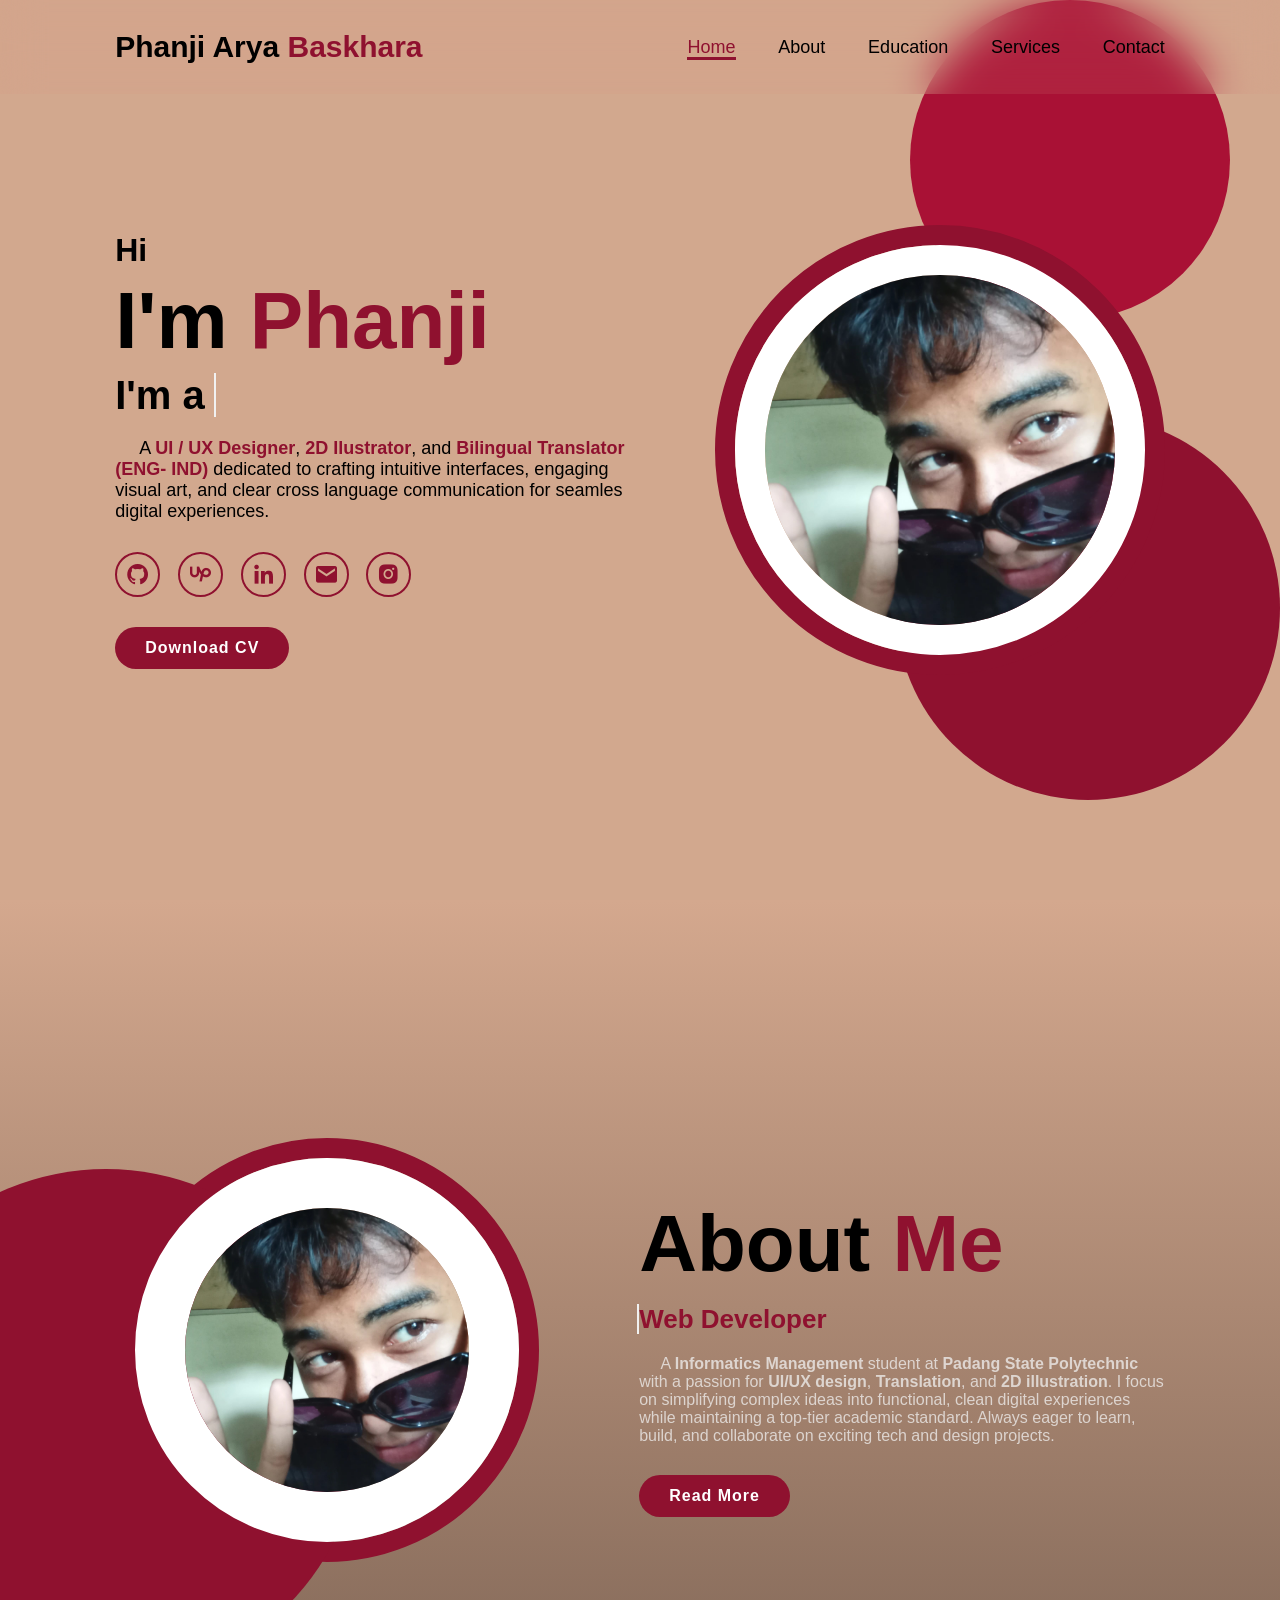
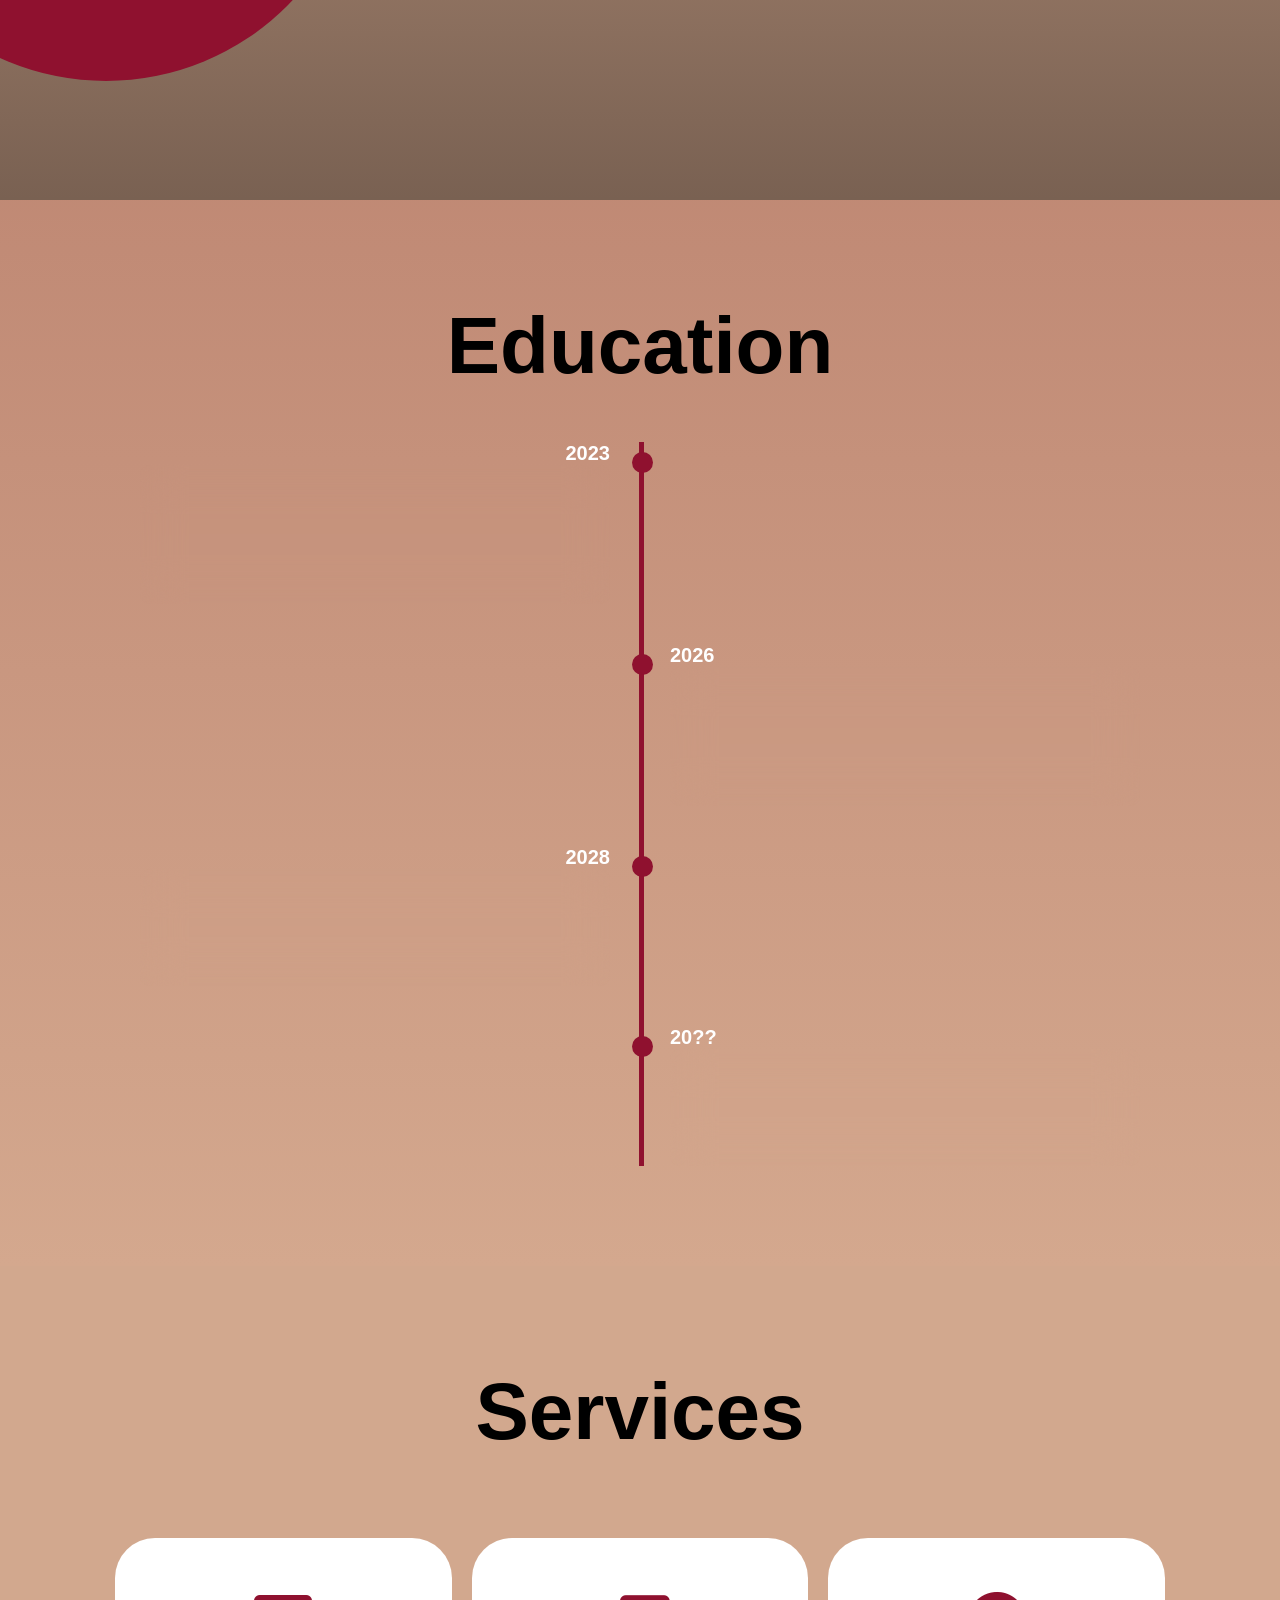
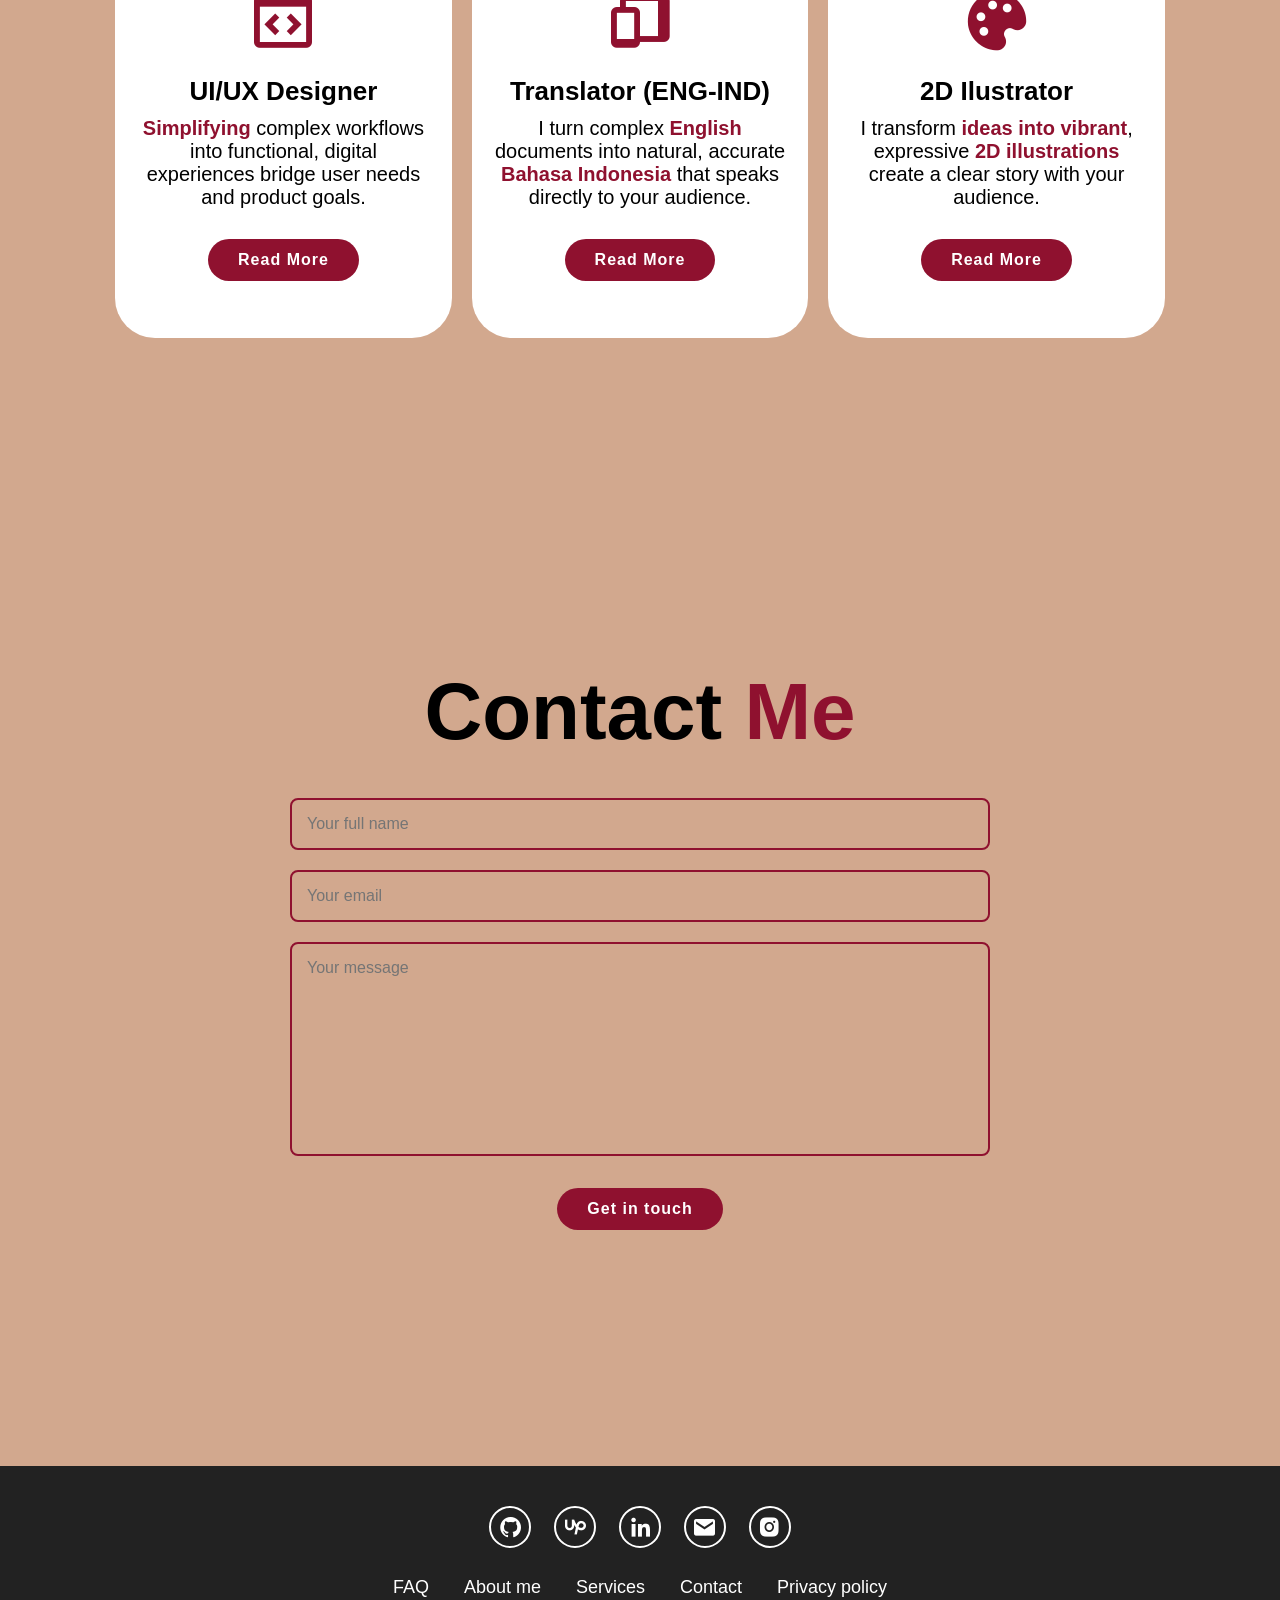
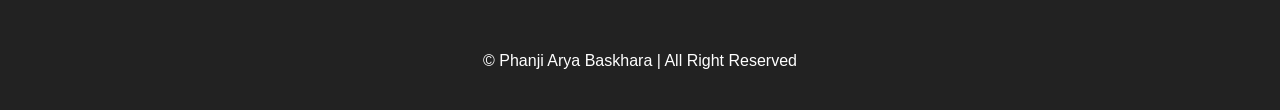
<file: index.html>
<!DOCTYPE html>
<html lang="en">

<head>
    <meta charset="UTF-8">
    <meta name="viewport" content="width=device-width, initial-scale=1.0">
    <title>brosilomilo</title>
    <link rel="stylesheet" href="style.css">
    <link href='https://unpkg.com/boxicons@2.1.4/css/boxicons.min.css' rel='stylesheet'>
    <link rel="icon" type="image/png" href="assets/pict/webicon.png">
</head>

<body>

    <!-- HEADER START -->
    <header class="header">
        <a href="#home" class="logo">
            Phanji Arya <span class="namalu">Baskhara</span>
        </a>

        <i class='bx bx-menu' id="menu-icon"></i>

        <nav class="navbar">
            <a href="#home" class="active">Home</a>
            <a href="#about">About</a>
            <a href="#education">Education</a>
            <a href="#services">Services</a>
            <a href="#contact">Contact</a>
        </nav>
    </header>
    <!-- HEADER END -->

    <!-- ============================================= -->

    <!-- HOME START -->
    <section class="home" id="home">
        <div class="home-circle-1"></div>
        <div class="home-circle-2"></div>

        <div class="home-content">
            <h3>Hi</h3>
            <h1>I'm <span>Phanji</span></h1>
            <h3 class="text-animation">I'm a <span></span></h3>
            <p>&nbsp;&nbsp;&nbsp;&nbsp;&nbsp;A <span class="bold">UI / UX Designer</span>, <span class="bold">2D
                    Ilustrator</span>, and <span class="bold">Bilingual Translator (ENG- IND)</span> dedicated to
                crafting intuitive interfaces, engaging visual art, and clear cross language communication for seamles
                digital experiences.</p>

            <div class="social-icons">
                <a href="https://github.com/brosilomilo"><i class='bx bxl-github'></i></a>
                <a href="https://www.upwork.com/freelancers/~01bf50e841dba14cef"><i class='bx bxl-upwork'></i></a>
                <a href="https://www.linkedin.com/in/phanji-arya-baskhara-020354438 "><i
                        class='bx bxl-linkedin'></i></a>
                <a href="mailto:panjiaryab@gmail.com"><i class='bx bxs-envelope'></i></a>
                <a href="https://www.instagram.com/themcallme.panji"><i class='bx bxl-instagram-alt'></i></a>
            </div>

            <a href="CV.html" class="btn">Download CV</a>
        </div>
        <div class="home-img">
            <img src="assets/pict/pan.jpeg" alt="">
        </div>
    </section>
    <!-- HOME END -->

    <!-- ============================================= -->

    <!-- ABOUT START -->
    <section class="about" id="about">

        <div class="about-circle"></div>

        <div class="about-img">
            <img src="assets/pict/pan.jpeg" alt="">
        </div>

        <div class="about-content">
            <h2 class="heading">About <span>Me</span></h2>
            <h3 class="text-animation"><span></span></h3>
            <p><span class="white-text">&nbsp;&nbsp;&nbsp;&nbsp;&nbsp;A <spaan class="bold">Informatics Management</spaan> student at <spaan class="bold">Padang State Polytechnic</spaan> with a passion for <spaan class="bold">UI/UX design</spaan>, <spaan class="bold">Translation</spaan>, and <spaan class="bold">2D illustration</spaan>. I focus on simplifying complex ideas into functional, clean digital experiences while maintaining a top-tier academic standard. Always eager to learn, build, and collaborate on exciting tech and design projects.</span></p>
            <a href="#" class="btn">Read More</a>
        </div>

    </section>
    <!-- ABOUT END -->

    <!-- TIMELINE SECTION START -->

    <section class="timeline-section" id="education">
        <h2 class="heading">Education</h2>
        <div class="timeline-items">

            <div class="timeline-item">
                <div class="timeline-dot"></div>
                <div class="timeline-date">2023</div>
                <div class="timeline-content">
                    <h3>High School</h3>
                    <p>I was a student at <spaan class="bold">SMAN 1 PANTAI CERMIN</spaan>, graduated in 2026,gaining a lot of experience along the way</p>
                </div>
            </div>

            <div class="timeline-item">
                <div class="timeline-dot"></div>
                <div class="timeline-date">2026</div>
                <div class="timeline-content">
                    <h3>University</h3>
                    <p>First-year student at <spaan class="bold"></spaan> focusing on software development fundamentals, database design, and UI/UX basics.</p>
                </div>
            </div>

            <div class="timeline-item">
                <div class="timeline-dot"></div>
                <div class="timeline-date">2028</div>
                <div class="timeline-content">
                    <h3>Internship</h3>
                    <p><spaan class="bold">Coming soon</spaan></p>
                </div>
            </div>

            <div class="timeline-item">
                <div class="timeline-dot"></div>
                <div class="timeline-date">20??</div>
                <div class="timeline-content">
                    <h3>Job 1</h3>
                    <p><spaan class="bold">Coming soon</spaan></p>
                </div>
            </div>

        </div>


    </section>

    <!-- TIMELINE SECTION END -->


    <!-- SERVICE SECTION START -->
    <section class="services" id="services">

        <h2 class="heading">Services</h2>
        
        <div class="services-container">

            <div class="services-box">
                <i class="bx bx-code-block"></i>
                <h3>UI/UX Designer</h3>
                <p><span class="bold">Simplifying</span> complex workflows into functional, digital experiences bridge user needs and product goals.</p>
                <a href="#" class="btn">Read More</a>
            </div>

            <div class="services-box">
                <i class="bx bxs-devices"></i>
                <h3>Translator (ENG-IND)</h3>
                <p>I turn complex <span class="bold">English</span> documents into natural, accurate <span class="bold">Bahasa Indonesia</span> that speaks directly to your audience.</p>
                <a href="#" class="btn">Read More</a>
            </div>

            
            <div class="services-box">
            <i class="bx bxs-palette"></i>
                <h3>2D Ilustrator</h3>
                <p>I transform <span class="bold">ideas into vibrant</span>, expressive <span class="bold">2D illustrations</span> create a clear story with your audience.</p>
                <a href="#" class="btn">Read More</a>
            </div>

        </div>

    </section>
    <!-- SERVICE SECTION END -->

    <!-- CONTACT SECTION START -->
    <section class="contact" id="contact">
        <h2 class="heading">Contact <span>Me</span></h2>
        <form action="https://api.web3forms.com/submit" method="post">
            <div class="input-inbox">
                <input type="hidden" name="access_key" value="664ddd16-7f5d-4560-9810-f36dfad1b9b0">
                <input type="text" name="name" required placeholder="Your full name">
                <input type="email" name="email" required placeholder="Your email">
            </div>

            <textarea name="message" required id="" cols="30" rows="10" placeholder="Your message"></textarea>
            <input type="submit" value="Get in touch" class="btn">

        </form>
    </section>
    <!-- CONTACT SECTION END -->

    <footer class="footer">
        <div class="social">
            <a href="https://github.com/brosilomilo"><i class='bx bxl-github'></i></a>
            <a href="https://www.upwork.com/freelancers/~01bf50e841dba14cef"><i class='bx bxl-upwork'></i></a>
                <a href="https://www.linkedin.com/in/phanji-arya-baskhara-020354438 "><i
                        class='bx bxl-linkedin'></i></a>
                <a href="mailto:panjiaryab@gmail.com"><i class='bx bxs-envelope'></i></a>
                <a href="https://www.instagram.com/themcallme.panji"><i class='bx bxl-instagram-alt'></i></a>
        </div>
        <ul class="list">
            <li>
                <a href="#">FAQ</a>
            </li>
            <li>
                <a href="#about">About me</a>
            </li>
            <li>
                <a href="#services">Services</a>
            </li>
            <li>
                <a href="#conttact">Contact</a>
            </li>
            <li>
                <a href="#">Privacy policy</a>
            </li>
        </ul>

        <p class="copyright">
            © Phanji Arya Baskhara | All Right Reserved
        </p>

    </footer> 

    <script src="script.js"></script>

</body>

</html>
</file>
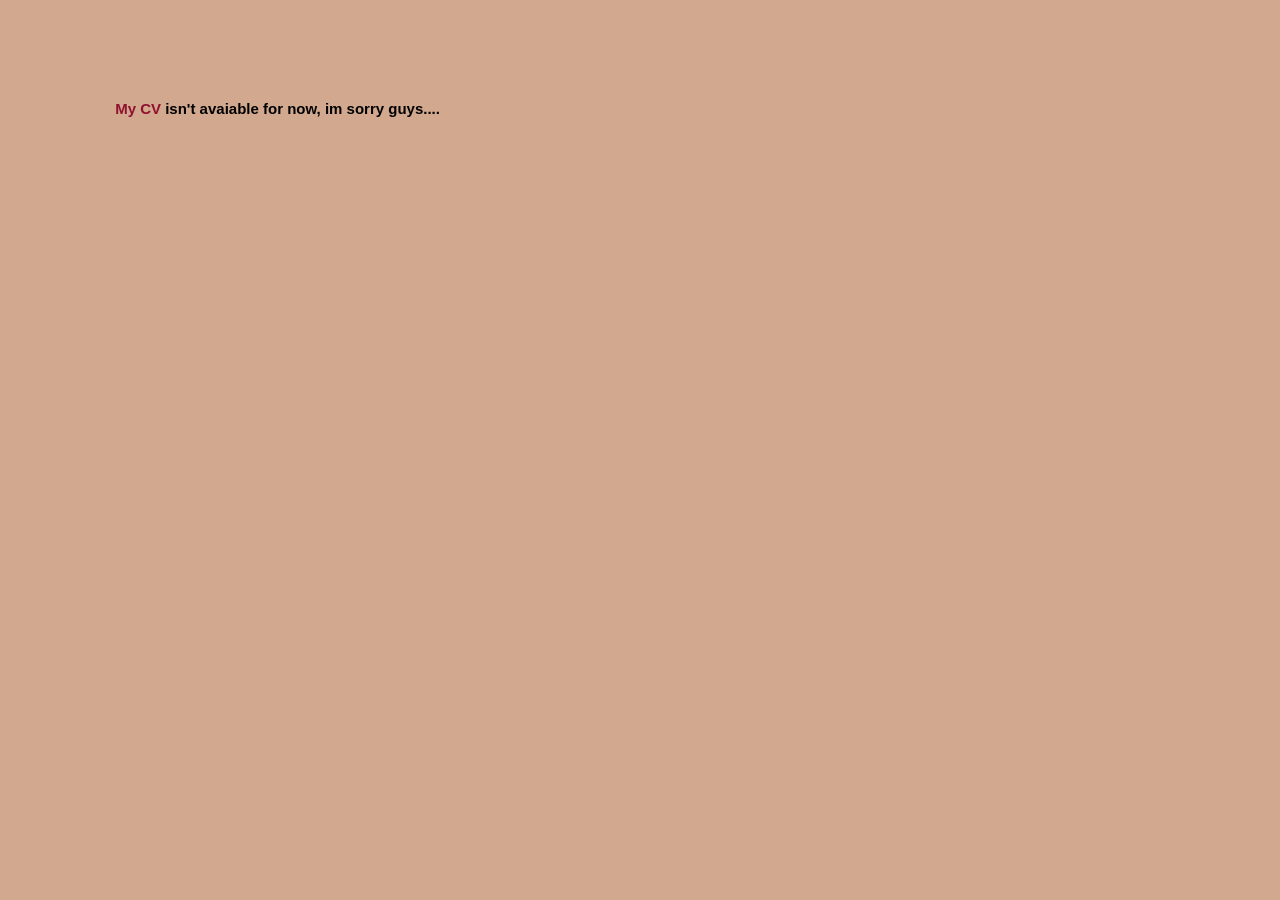
<file: CV.html>
<!DOCTYPE html>
<html lang="en">
<head>
    <meta charset="UTF-8">
    <meta name="viewport" content="width=device-width, initial-scale=1.0">
    <title>Phanji Arya Baskhara,s CV</title>
    <link rel="stylesheet" href="style.css">
    <link href='https://unpkg.com/boxicons@2.1.4/css/boxicons.min.css' rel='stylesheet'>
</head>
<body>
    <section>
        <div>
            <h1><span>My CV</span> isn't avaiable for now, im sorry guys....</h1>
        </div>
    </section>
</body>
</html>
</file>
<file: style.css>
* {
    margin: 0;
    padding: 0;
    box-sizing: border-box;
    text-decoration: none;
    border: none;
    outline: none;
    scroll-behavior: smooth;
    font-family: "Poopins", sans-serif;
}

:root {
    --bg-color: #d2a88e;
    --second-bg-color: #cda48a;
    --text-color: #black;
    --main-color: #8f112f;
    --add-color: #322c2c;
}

html {
    font-size: 62.5%;
    overflow-x: hidden;
}

body {
    background: var(--bg-color);
    color: var(--text-color);
}

.header {
    position: fixed;
    top: 0;
    left: 0;
    width: 100%;
    padding: 3rem 9%;
    background: rgba(215, 145, 129, 0.139);
    backdrop-filter: blur(20px);
    display: flex;
    align-items: center;
    justify-content: space-between;
    z-index: 100;
}

.logo {
    font-size: 3rem;
    color: var(--text-color);
    font-weight: 800;
    cursor: pointer;
    transition: 0.3 ease;
}


.logo:hover {
    transform: scale(1.1);
}

span {
    color: var(--main-color);
}

.navbar a {
    font-size: 1.8rem;
    color: black;
    margin-left: 4rem;
    transition: 0.3s ease;
    border-bottom: 3px solid transparent;
}

.navbar a:hover,
.navbar a.active {
    color: var(--main-color);
    border-bottom: 3px solid var(--main-color);
}

#menu-icon {
    font-size: 3.6rem;
    color: var(--main-color);
    display: none;
}

section {
    min-height: 100vh;
    padding: 10rem 9% 10rem;
}

.home {
    display: flex;
    justify-content: center;
    align-items: center;
    gap: 8rem;
}

.home-circle-1 {
    position: absolute;
    background-color: var(--main-color);
    border-radius: 50%;
    height: 30vw;
    width: 30vw;
    bottom: 10rem;
    right: 0;
    z-index: -1;
}

.home-circle-2 {
    position: absolute;
    background-color: #a91135;
    border-radius: 50%;
    height: 25vw;
    width: 25vw;
    margin: 0 auto;
    top: 0;
    right: 50px;
    z-index: -1;
}

.home-content h3 {
    font-size: 3.2rem;
    font-weight: 700;
}

.home-content h3:nth-of-type(2) {
    margin-bottom: 2rem;
    font-size: 4rem;
}

.home-content h1 {
    font-size: 8rem;
    font-weight: 700;
    line-height: 1.3;
}

.home-img {
    display: grid;
    place-items: center;
    border-radius: 50%;
    border: 20px solid var(--main-color);
}

.home-img img {
    position: relative;
    background: white;
    border: 30px solid rgb(255, 255, 255);
    width: 32vw;
    border-radius: 50%;
    cursor: pointer;
}

.bold {
    font-weight: bold;
}

.home-content p {
    font-size: 1.8rem;
    font-weight: 500;
    max-width: 650px;
}

.social-icons a {
    display: inline-flex;
    justify-content: center;
    align-items: center;
    width: 4.5rem;
    height: 4.5rem;
    background: transparent;
    font-size: 2.5rem;
    border: 0.2rem solid var(--main-color);
    border-radius: 50%;
    color: var(--main-color);
    margin: 3rem 1.5rem 3rem 0;
    transition: 0.3s ease;
}

.social-icons a:hover {
    color: white;
    transform: scale(1.3)translateY(-5px);
    background-color: var(--main-color);
}

.btn {
    display: inline-block;
    padding: 1rem 2.8rem;
    background: var(--main-color);
    border-radius: 4rem;
    font-size: 1.6rem;
    color: white;
    border: 2px solid transparent;
    letter-spacing: 0.1rem;
    font-weight: 600;
    transition: 0.3 ease;
    cursor: pointer;
}

.btn:hover {
    transform: scale(1.05);
    background: var(--bg-color);
    color: var(--main-color);
    border: 2px solid var(--main-color);
}

.text-animation {
    font-size: 34px;
    font-weight: 600;
    min-width: 280px;
}

.text-animation span {
    position: relative;
}

.text-animation span::before {
    content: 'Web Developer';
    color: var(--main-color);
    animation: words 20s infinite;
}

.text-animation span::after {
    content: '';
    background-color: var(--bg-color);
    position: absolute;
    width: calc(100% + 8px);
    height: 100%;
    border-left: 2px solid #f1f1f1;
    right: -8px;
    animation: cursor 0.6s infinite, typing 20s steps(14) infinite;
}

@keyframes cursor {
    to {
        border-left: 2px solid var(--main-color);
    }
}

@keyframes words {

    0%,
    20% {
        content: '2D Ilustrator';
    }

    21%,
    40% {
        content: 'UI / UX Designer';
    }

    41%,
    60% {
        content: 'Translator ENG IND';
    }

    61%,
    80% {
        content: 'UI / UX Designer';
    }

    81%,
    100% {
        content: 'Translator ENG IND';
    }
}

@keyframes typing {

    10%,
    15%,
    30%,
    35%,
    50%,
    55%,
    70%,
    75%,
    90%,
    95% {
        width: 0;
    }

    5%,
    20%,
    25%,
    40%,
    45%,
    60%,
    65%,
    80%,
    85% {
        width: calc(100% + 8px);
    }
}

.about {
    display: flex;
    align-items: center;
    justify-content: center;
    gap: 10rem;
    background: var(--second-bg-color);
    background: linear-gradient(to bottom, rgb(212, 168, 142), rgba(0, 0, 0, 0.422)), url(https://i.pinimg.com/736x/37/92/c1/3792c10fc5742c0f79e479e4283535b1.jpg);
    background-size: contain;
    background-position: center;
}

.about-circle {
    position: absolute;
    left: -150px;
    margin-top: 15rem;
    height: 40vw;
    width: 40vw;
    border-radius: 50%;
    background-color: var(--main-color);
}

.about-img {
    display: grid;
    place-items: center;
    border-radius: 50%;
    border: 20px solid var(--main-color);
}

.about-img img {
    position: relative;
    border: 50px solid white;
    width: 30vw;
    border-radius: 50%;
    cursor: pointer;
}

.heading {
    text-align: center;
    font-size: 8rem;
}

.about-content h2 {
    text-align: left;
    line-height: 1.5;
}

.about-content h3 {
    font-size: 2.6rem;
}

.about-content p {
    font-size: 1.6rem;
    margin: 2rem 0 3rem;
}

.about-content .text-animation span::before {
    content: 'Web Developer';
    color: var(--main-color);
    animation: words 20s infinite;
}

.about-content .text-animation span::after {
    content: '';
    background-color: transparent;
    position: absolute;
    width: calc(100% + 8px);
    height: 100%;
    border-left: 2px solid #f1f1f1;
    right: -8px;
    animation: cursor 0.6s infinite, typing 20s steps(14) infinite;
}

.white-text {
    color: #f1f1f1bd;
}

.timeline-section {
    min-height: 100vh;
    padding: 100px 15px;
    background-color: var(--add-color);
    background: linear-gradient(to top, rgb(212, 168, 142), rgba(121, 16, 16, 0.201));
}

.timeline-section h2 {
    margin-bottom: 5rem;
}

.timeline-items {
    max-width: 1000px;
    margin: auto;
    display: flex;
    flex-wrap: wrap;
    position: relative;
}

.timeline-items::before {
    content: '';
    position: absolute;
    width: 5px;
    height: 100%;
    background-color: var(--main-color);
    left: calc(50% - 1px);
}

.timeline-item {
    margin-bottom: 40px;
    width: 100%;
    position: relative;
}


.timeline-item:last-child {
    margin-bottom: 0;
}

.timeline-item:nth-child(odd) {
    padding-right: calc(50% + 30px);
    text-align: right;
}

.timeline-item:nth-child(even) {
    padding-left: calc(50% + 30px);
}

.timeline-dot {
    height: 21px;
    width: 21px;
    background-color: var(--main-color);
    position: absolute;
    left: calc(50% - 8px);
    border-radius: 50%;
    top: 10px;
}

.timeline-date {
    font-size: 20px;
    font-weight: 800;
    color: white;
    margin: 6px 0 15;
}

.timeline-content {
    background-color: var(--main-color);
    backdrop-filter: blur(20px);
    border: 1px solid rgba(224, 224, 224, 0.25);
    padding: 30px;
    border-radius: 1em;
    cursor: pointer;
    transition: 0.3 ease;
}

.timeline-content:hover {
    transform: scale(1.05);
}

.timeline-content h3 {
    font-size: 20px;
    color: white;
    margin: 0 0 10px;
    text-transform: capitalize;
    font-weight: 500;
}

.timeline-content p {
    color: white;
    opacity: 0.8;
    font-size: 16px;
    font-weight: 400;
    line-height: 22px;
}

.services h2 {
    margin-bottom: 8rem;
    text-align: center;
}

.services-container {
    display: flex;
    align-items: center;
    justify-content: center;
    flex-wrap: wrap;
    gap: 2rem;
    max-width: 100%;
}


.services-container .services-box {
    flex: 1 1 30rem;
    display: flex;
    flex-direction: column;
    align-items: center;
    justify-content: center;
    background-color: white;
    padding: 3rem 2rem 4rem;
    height: 400px;
    border-radius: 4rem;
    text-align: center;
    border: 0.2rem solid rgba(224, 224, 224, );
    cursor: pointer;
    transition: 0.4 ease;
}

.services-container .services-box:hover {
    border-color: var(--main-color);
    transform: scale(1.02);
    background-color: white;
    color: black;
}

.services-box i {
    font-size: 7rem;
    margin-bottom: 2rem;
    color: var(--main-color);
}

.services-box h3 {
    font-size: 2.6rem;
}

.services-box p {
    font-size: 2rem;
    margin: 1rem 0 3rem;
}

::-webkit-scrollbar {
    width: 15px;
}

::-webkit-scrollbar-thumb {
    background-color: var(--main-color);
}

::-webkit-scrollbar-track {
    background-color: white;
    width: 50px;
}

.contact {
    background-color: var(--bg-color);
}

.contact h2 {
    margin-bottom: 3rem;
    text-align: center;
}

.contact form {
    max-width: 70rem;
    margin: 1rem auto;
    text-align: center;
    margin-bottom: 3rem;
}

.contact form .input-inbox {
    display: flex;
    justify-content: center;
    flex-wrap: wrap;
}

.contact form .input-inbox input,
.contact form textarea {
    width: 100%;
    padding: 1.5rem;
    font-size: 1.6rem;
    color: var(--text-color);
    background: var(--bg-color);
    border-radius: 0.8rem;
    border: 2px solid var(--main-color);
    margin: 1rem 0;
    resize: none;
}

.contact form .btn {
    margin-top: 2rem;
}

.footer {
    position: relative;
    bottom: 0;
    width: 100%;
    padding: 40px 0;
    background-color: rgb(34, 34, 34);
}

.footer .social {
    text-align: center;
    padding-bottom: 25px;
    color: white;
}

.footer .social a {
    font-size: 25px;
    color: white;
    border: 2px solid white;
    width: 42px;
    height: 42px;
    line-height: 42px;
    display: inline-block;
    text-align: center;
    border-radius: 50%;
    margin: 0 10px;
    transition: 0.3s ease-in-out;
}

.footer .social a:hover {
    transform: scale(1.2)translateY(-10px);
    background-color: white;
    color: rgb(34, 34, 34);
}

.footer ul {
    margin-top: 0;
    padding: 0;
    font-size: 18px;
    line-height: 1.6;
    margin-bottom: 0;
    text-align: center;
}

.footer ul li a {
    color: white;
    border-bottom: 3px solid transparent;
    transition: 0.3 ease;
}

.footer ul li a:hover {
    border-bottom: 3px solid white;
}

.footer ul li {
    display: inline-block;
    padding: 0 15px;
}

.footer .copyright {
    margin-top: 50px;
    text-align: center;
    font-size: 16px;
    color: white;
}

.footer ul li a {
    color: white;
    border-bottom: 3px solid transparent;
    transition: 0.3 ease;
}

.footer ul li a:hover {
    border-bottom: 3px solid white;
}

.footer ul li {
    display: inline-block;
    padding: 0 15px;
}

.footer .copyright {
    margin-top: 50px;
    text-align: center;
    font-size: 16px;
    color: white;
}


@media(max-width:1200px) {
    html {
        font-size: 55%;
    }

    .home-circle-1 {
        bottom: 5rem;
        width: 30vw;
        height: 30vw;
    }

    .home-content h3:nth-of-type(2) {
        font-size: 3rem;
    }
}

@media(max-width:991px) {
    header {
        padding: 2rem 3%;
    }

    section {
        padding: 7rem;
    }

    .footer {
        padding: 2rem 3%;
    }
}

@media(max-width:895px) {
    #menu-icon {
        display: block;
    }

    .navbar {
        position: absolute;
        top: 100%;
        right: 0;
        width: 50%;
        padding: 1rem 3%;
        background: white;
        border-left: 2px solid var(--main-color);
        border-bottom: 2px solid var(--main-color);
        border-bottom-left-radius: 2rem;
        display: none;
    }

    .navbar.active {
        display: block;
    }

    .navbar a {
        display: block;
        color: black;
        font-size: 2rem;
        margin: 3rem 0;
    }

    .navbar a:hover {
        color: black;
    }

    .home {
        flex-direction: column-reverse;
        margin: 5rem 4rem;
    }

    .home-circle-1 {
        width: 60vw;
        height: 60vw;
        top: 25rem;
    }

    .home-circle-2 {
        width: 55vw;
        height: 55vw;
        top: 10rem;
    }

    .home-img {
        display: grid;
        border: none;
        border-radius: 50%;
    }

    .home-content h3 {
        font-size: 2.6rem;
    }

    .home-content h3:nth-of-type(2) {
        font-size: 4rem;
    }

    .home-circle-1 h1 {
        font-size: 5rem;
    }

    .home-img img {
        width: 70vw;
        margin-top: 4rem;
        border: 25px solid var(--main-color);
    }

    .about {
        flex-direction: column-reverse;
    }

    .about-circle {
        height: 50vw;
        width: 50vw;
    }

    .about-content {
        margin: 1rem 4rem;
    }

    .about-img {
        border: none;
    }

    .about img {
        width: 70vw;
        margin-top: 1rem;
        border: none;
        margin-bottom: 3rem;
        border: 25px solid var(--main-color);
    }

    .services h2 {
        margin-bottom: 3rem;
    }

    .timeline-items::before {
        left: 7px;
    }

    .timeline-item:nth-child(odd) {
        padding-right: 0;
        text-align: left;
    }

    .timeline-item:nth-child(odd),
    .timeline-item:nth-child(even) {
        padding-left: 37px;
    }

    .timeline-dot {
        left: 0;
    }
}

@media(max-width:768px){
    html::-webkit-scrollbar,
    body::-webkit-scrollbar{
        display: none;
    }
}

@media(max-width:615px){
    .home-content h3:nth-of-type(2) {
        font-size: 2.6rem;
    }
}
</file>
